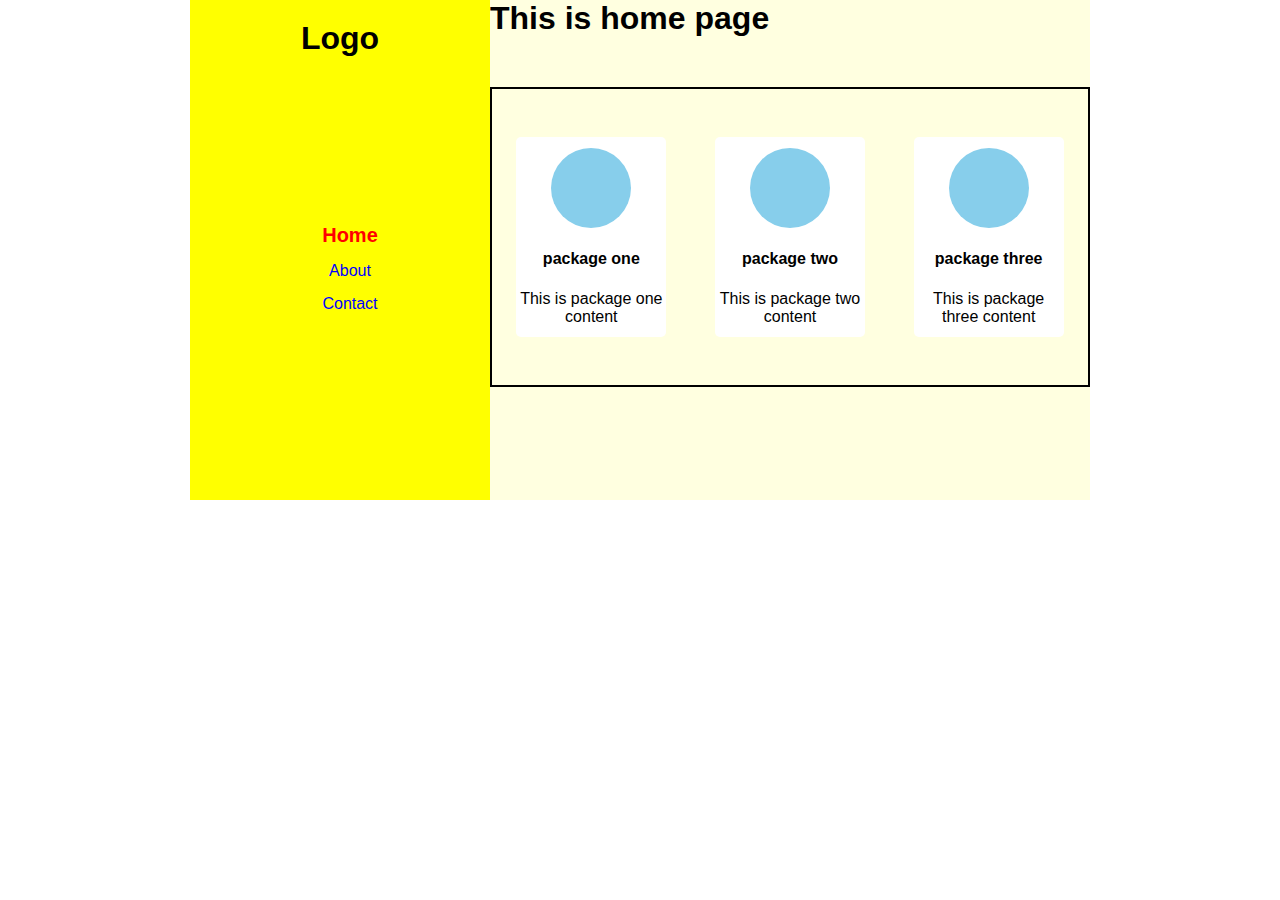
<file: demo.html>
<!DOCTYPE html>
<html>
    <head>
        <title>Display Flex</title>
        <link rel="stylesheet" href="https://pro.fontawesome.com/releases/v5.10.0/css/all.css" integrity="sha384-AYmEC3Yw5cVb3ZcuHtOA93w35dYTsvhLPVnYs9eStHfGJvOvKxVfELGroGkvsg+p" crossorigin="anonymous"/>

        <link href="styledemo.css" rel="stylesheet"/>
    </head>
    <body>
        <div id="container">
            <nav>
                <h1>Logo</h1>
                <ul id="home">
                    <li>
                        <a href="demo.html" class="active">
                            <i class="fa fa-home"></i>Home
                        </a>
                    </li>
                    <li>
                        <a href="about.html">
                            <i class="fa fa-user"></i>About
                        </a>
                    </li>
                    <li>
                        <a href="contact.html">
                            <i class="fa fa-phone-alt"></i>Contact
                        </a>
                    </li>
                </ul>

                <ul id="social">
                    <li><i class="fab fa-facebook"></i></li>
                    <li><i class="fab fa-youtube"></i></li>
                    <li><i class="fab fa-twitter"></i></li>
                </ul>
            </nav>

            <div id="content">
                <h1>This is home page</h1>

                <div id="package-container">
                    <div class="package">
                        <div class="package-img"></div>
                        <h4>package one</h4>
                        <p>This is package one content</p>
                    </div>
                    <div class="package">
                        <div class="package-img"></div>
                        <h4>package two</h4>
                        <p>This is package two content</p>
                    </div>
                    <div class="package">
                        <div class="package-img"></div>
                        <h4>package three</h4>
                        <p>This is package three content</p>
                    </div>
                </div>
            </div>
        </div>

    </body>
</html>
</file>
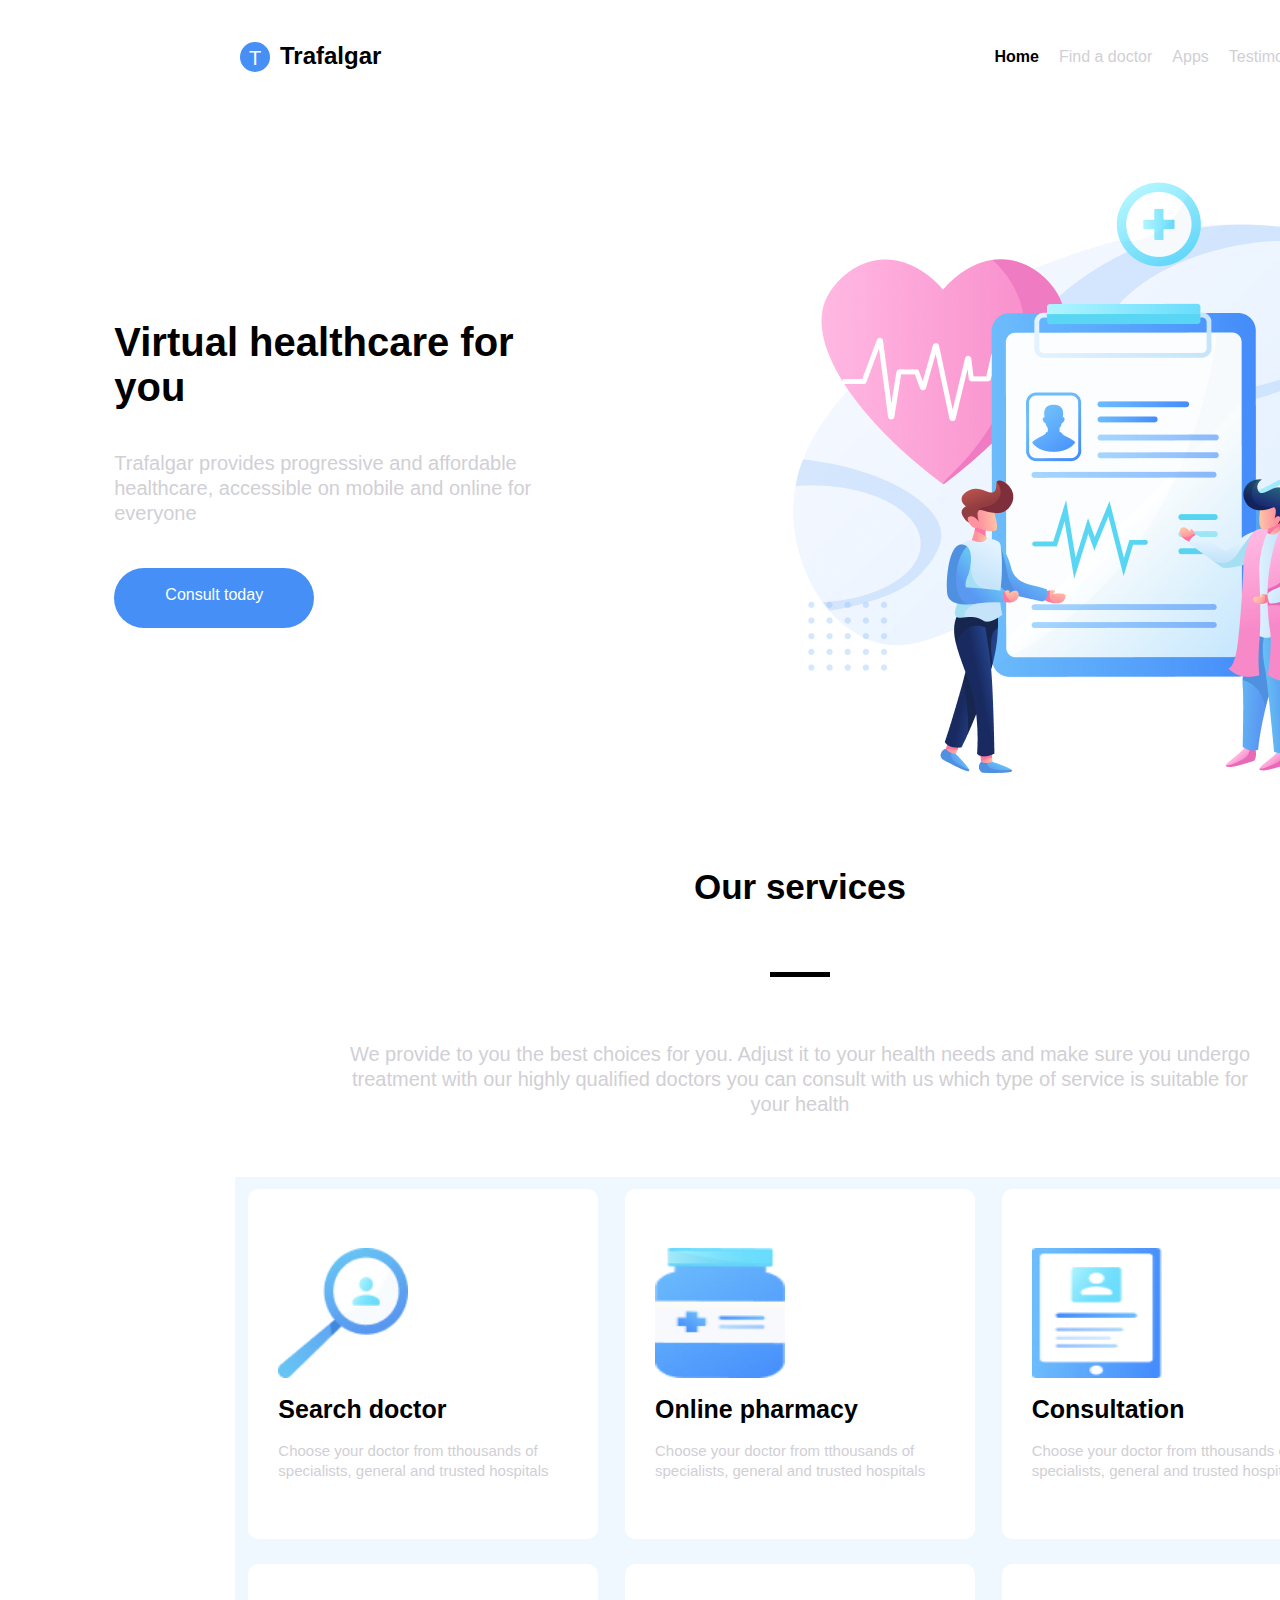
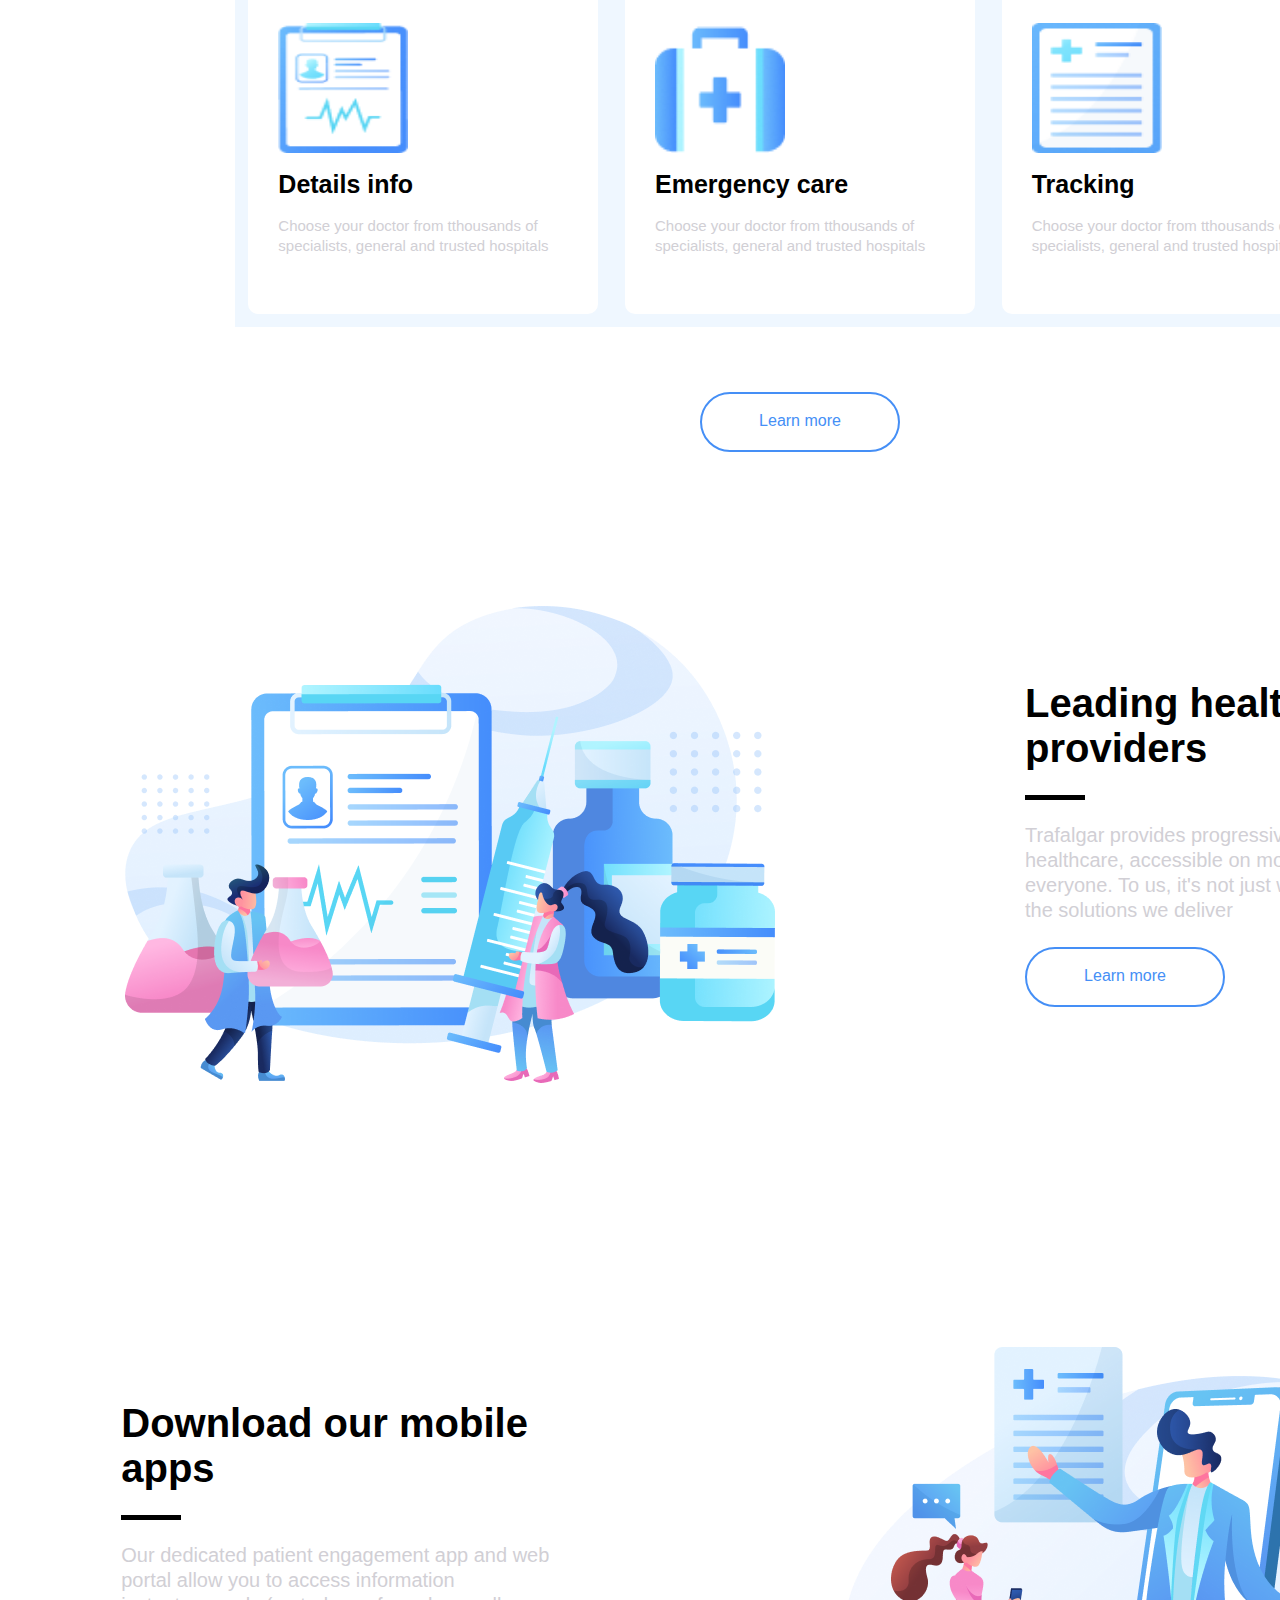
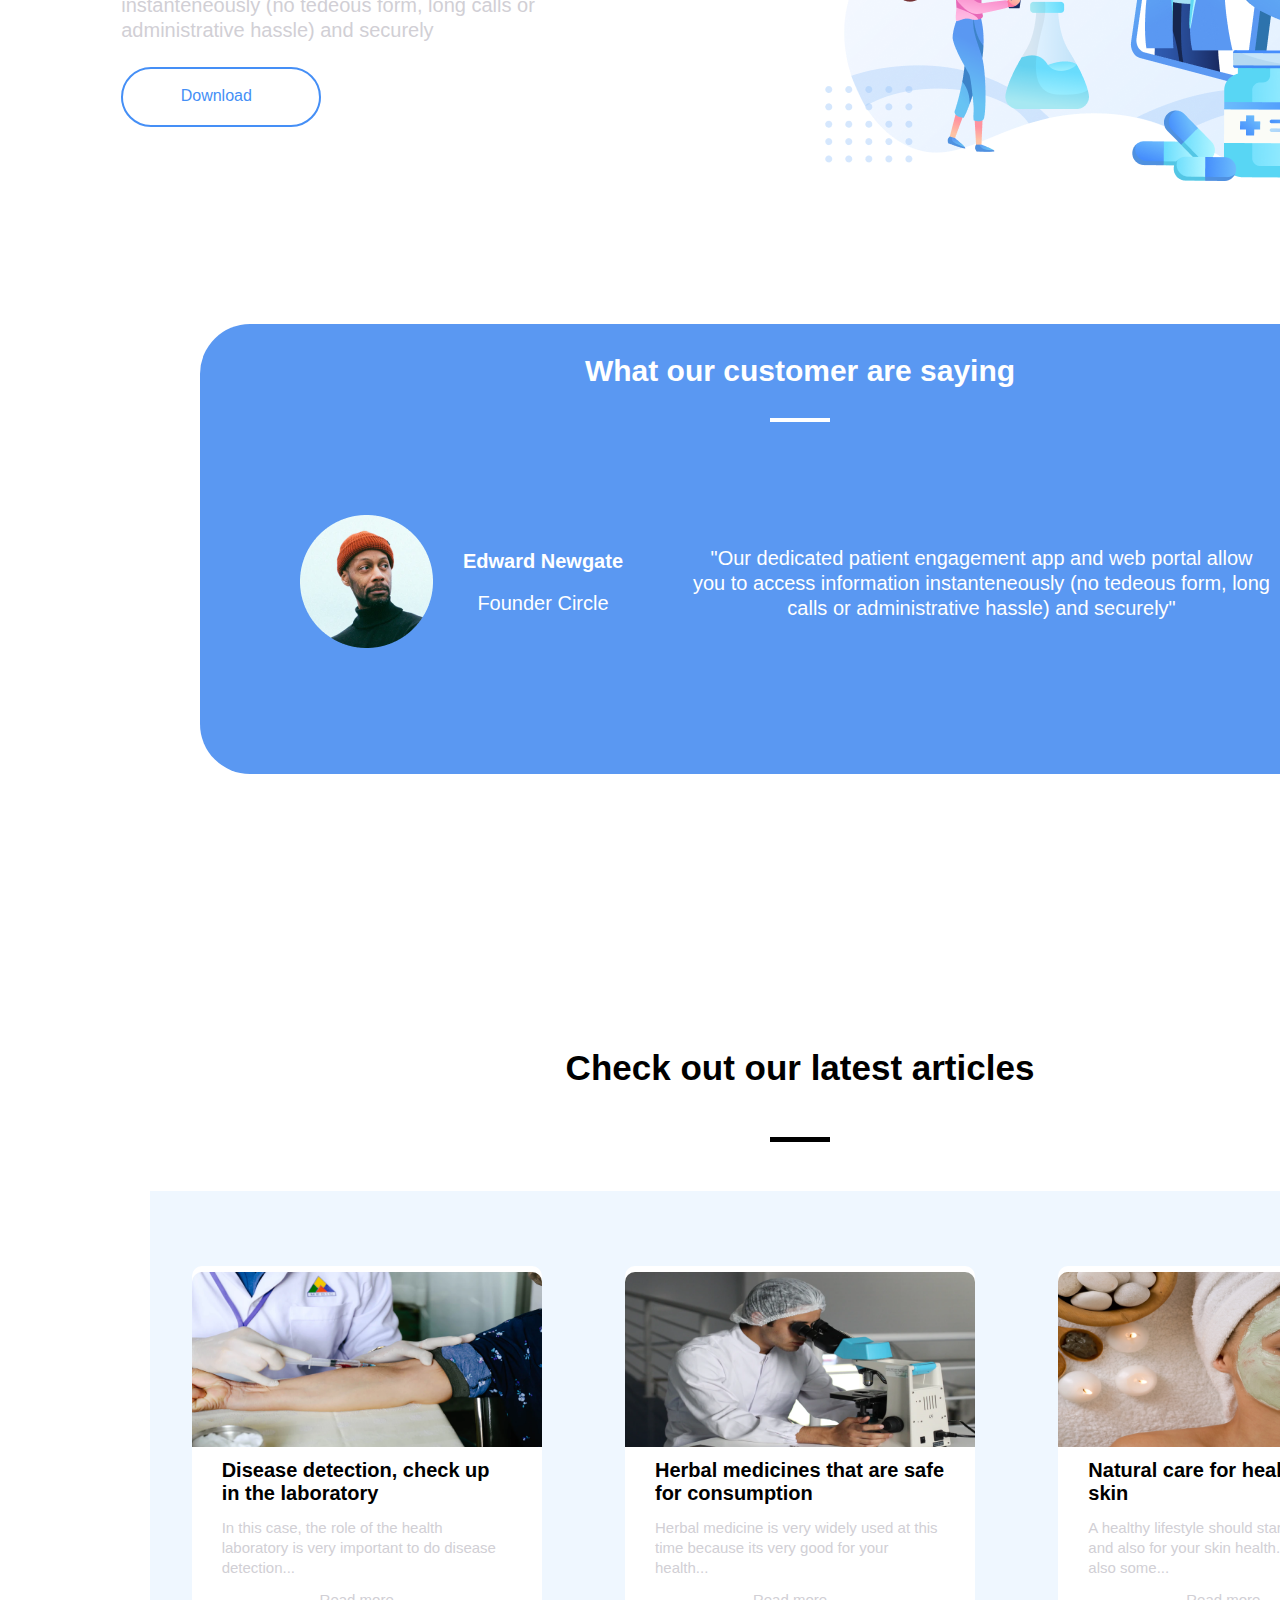
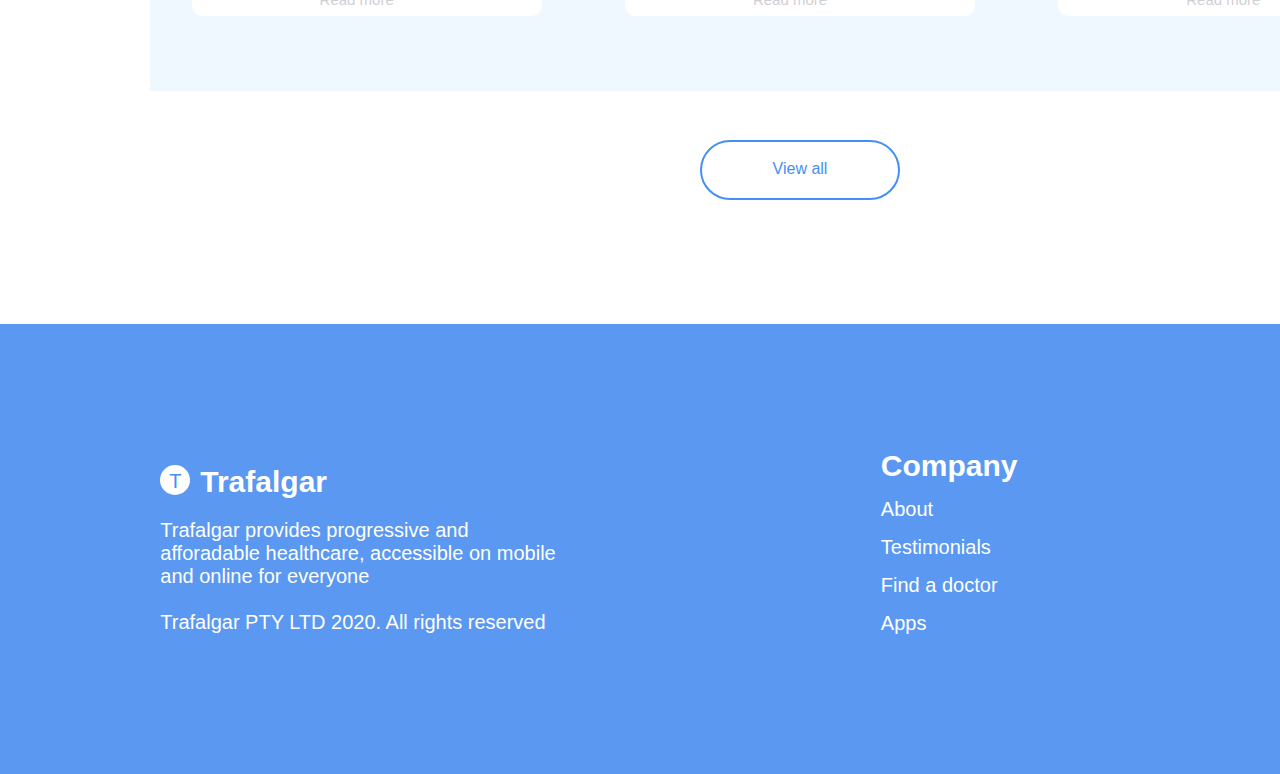
<file: index1.html>
<!DOCTYPE html>
<html>
    <head>
        <title>Healthcare</title>
        <link rel="stylesheet" href="https://pro.fontawesome.com/releases/v5.10.0/css/all.css" integrity="sha384-AYmEC3Yw5cVb3ZcuHtOA93w35dYTsvhLPVnYs9eStHfGJvOvKxVfELGroGkvsg+p" crossorigin="anonymous"/>
        <link href="style1.css" rel="stylesheet">
    </head>
    

    <body>
        <div id="container">
            <nav>
                <div id="logoWord">
                    <div id="logo">T</div>
                    <h2>Trafalgar</h2>
                </div>
                <ul>
                    <li style="color: black;"><b>Home</b></li>
                    <li>Find a doctor</li>
                    <li>Apps</li>
                    <li>Testimonials</li>
                    <li>About us</li>
                </ul>
            </nav>
            <section class="banner">
                <div class="virtual">
                    <h1>Virtual healthcare for you</h1>
                    <p>Trafalgar provides progressive and affordable healthcare, accessible on mobile and online for everyone</p>
                    <div id="consultButton">Consult today</div>
                </div>
                <img src="images/illustration.png"/>
            </section>

            <section class="services">
                <h1>Our services</h1>
                <div id="blackLine"></div>
                <p id="topPara">We provide to you the best choices for you. Adjust it to your health needs and make sure you undergo treatment with our highly qualified doctors you can consult with us which type of service is suitable for your health</p>
                <div class="cards-list">
                    <div class="card">
                        <img src="images/Frame.png" class="serviceimg">
                        <h1>Search doctor</h1>
                        <p>Choose your doctor from tthousands of specialists, general and trusted hospitals</p>
                    </div>
                    <div class="card">
                        <img src="images/Frame(1).png" class="serviceimg">
                        <h1>Online pharmacy</h1>
                        <p>Choose your doctor from tthousands of specialists, general and trusted hospitals</p>
                    </div>
                    <div class="card">
                        <img src="images/Frame(2).png" class="serviceimg">
                        <h1>Consultation</h1>
                        <p>Choose your doctor from tthousands of specialists, general and trusted hospitals</p>
                    </div>
                    <div class="card">
                        <img src="images/Frame(3).png" class="serviceimg">
                        <h1>Details info</h1>
                        <p>Choose your doctor from tthousands of specialists, general and trusted hospitals</p>
                    </div>
                    <div class="card">
                        <img src="images/Frame(4).png" class="serviceimg">
                        <h1>Emergency care</h1>
                        <p>Choose your doctor from tthousands of specialists, general and trusted hospitals</p>
                    </div>
                    <div class="card">
                        <img src="images/Group.png" class="serviceimg">
                        <h1>Tracking</h1>
                        <p>Choose your doctor from tthousands of specialists, general and trusted hospitals</p>
                    </div>
                    
                </div>
                <div class="whiteButton">Learn more</div>
            </section>

            <section class="banner">
                <img src="images/trafalgar-illustration sec02 1.png"/>
                <div class="virtual">
                    <h1>Leading healthcare providers</h1>
                    <div id="blackLine"></div>
                    <p>Trafalgar provides progressive and affordable healthcare, accessible on mobile and online for everyone. To us, it's not just work. We take pride in the solutions we deliver</p>
                    <div class="whiteButton">Learn more</div>
                </div>
                
            </section>

            <section class="banner">
                
                <div class="virtual">
                    <h1>Download our mobile apps</h1>
                    <div id="blackLine"></div>
                    <p>Our dedicated patient engagement app and web portal allow you to access information instanteneously (no tedeous form, long calls or administrative hassle) and securely</p>
                    <div class="whiteButton">Download<i class="fa fa-arrow-down"></i></div>
                </div>

                <img src="images/trafalgar-illustration sec03 1.png"/>
                
            </section>

            <section class="customer">
                
                <div id="blueBox">
                    <h1>What our customer are saying</h1>
                    <div id="whiteLine"></div>
                    <div id="review">
                        <div class="founder-img">
                            <img src="images/Mask Group.png"/>
                        </div>
                        <div id="headerText">
                            <h3>Edward Newgate</h3>
                            <br/>
                            <p>Founder Circle</p>
                        </div>
                        <p>"Our dedicated patient engagement app and web portal allow you to access information instanteneously (no tedeous form, long calls or administrative hassle) and securely"</p>
                    </div>

                </div>

                <div id="icons">
                    <i class="fas fa-arrow-left"></i>
                    <i class="fa fa-circle"></i>
                    <i class="fa fa-circle"></i>
                    <i class="fa fa-circle"></i>
                    <i class="fa fa-circle"></i>
                    <i class="fas fa-arrow-right"></i>
                </div>
                
                
                
            </section>

            <section class="articles">
                <h1>Check out our latest articles</h1>
                <div id="blackLine"></div>

                <div class="articlecards-list">
                    <div class="articlecard">
                        <img src="images/image 2.png" class="articleimg">
                        <h3>Disease detection, check up in the laboratory</h3>
                        <p>In this case, the role of the health laboratory is very important to do disease detection...</p>
                        <div class="read">
                            <p>Read more</p>
                            <i class="fas fa-arrow-right"></i>
                        </div>

                    </div>
                    <div class="articlecard">
                        <img src="images/image 2-1.png" class="articleimg">
                        <h3>Herbal medicines that are safe for consumption</h3>
                        <p>Herbal medicine is very widely used at this time because its very good for your health...</p>
                        <div class="read">
                            <p>Read more</p>
                            <i class="fas fa-arrow-right"></i>
                        </div>

                    </div>
                    <div class="articlecard">
                        <img src="images/image 3.png" class="articleimg">
                        <h3>Natural care for healthy facial skin</h3>
                        <p>A healthy lifestyle should start from now and also for your skin health. There are also some...</p>
                        <div class="read">
                            <p>Read more</p>
                            <i class="fas fa-arrow-right"></i>
                        </div>

                    </div>
                 </div>

                 <div class="whiteButton">View all</div>

            </section>

            <section class="bottomBanner">
                <div class="bottomList">
                    <div id="logobottomWord">
                        <div id="logoBottom">T</div>
                        <h2>Trafalgar</h2>
                        
                    </div>
                    <p>Trafalgar provides progressive and afforadable healthcare, accessible on mobile and online for everyone</p>
                    <br/>
                    <p>Trafalgar PTY LTD 2020. All rights reserved</p>
                </div>

                <div class="bottomList">
                    <h2>Company</h2>
                    <ul>
                        <li>About</li>
                        <li>Testimonials</li>
                        <li>Find a doctor</li>
                        <li>Apps</li>
                    </ul>
                </div>

                <div class="bottomList">
                    <h2>Region</h2>
                    <ul>
                        <li>Indonesia</li>
                        <li>Singapore</li>
                        <li>Hong Kong</li>
                        <li>Canada</li>
                    </ul>
                </div>
            </section>

          
        </div>

    </body>
</html>
</file>
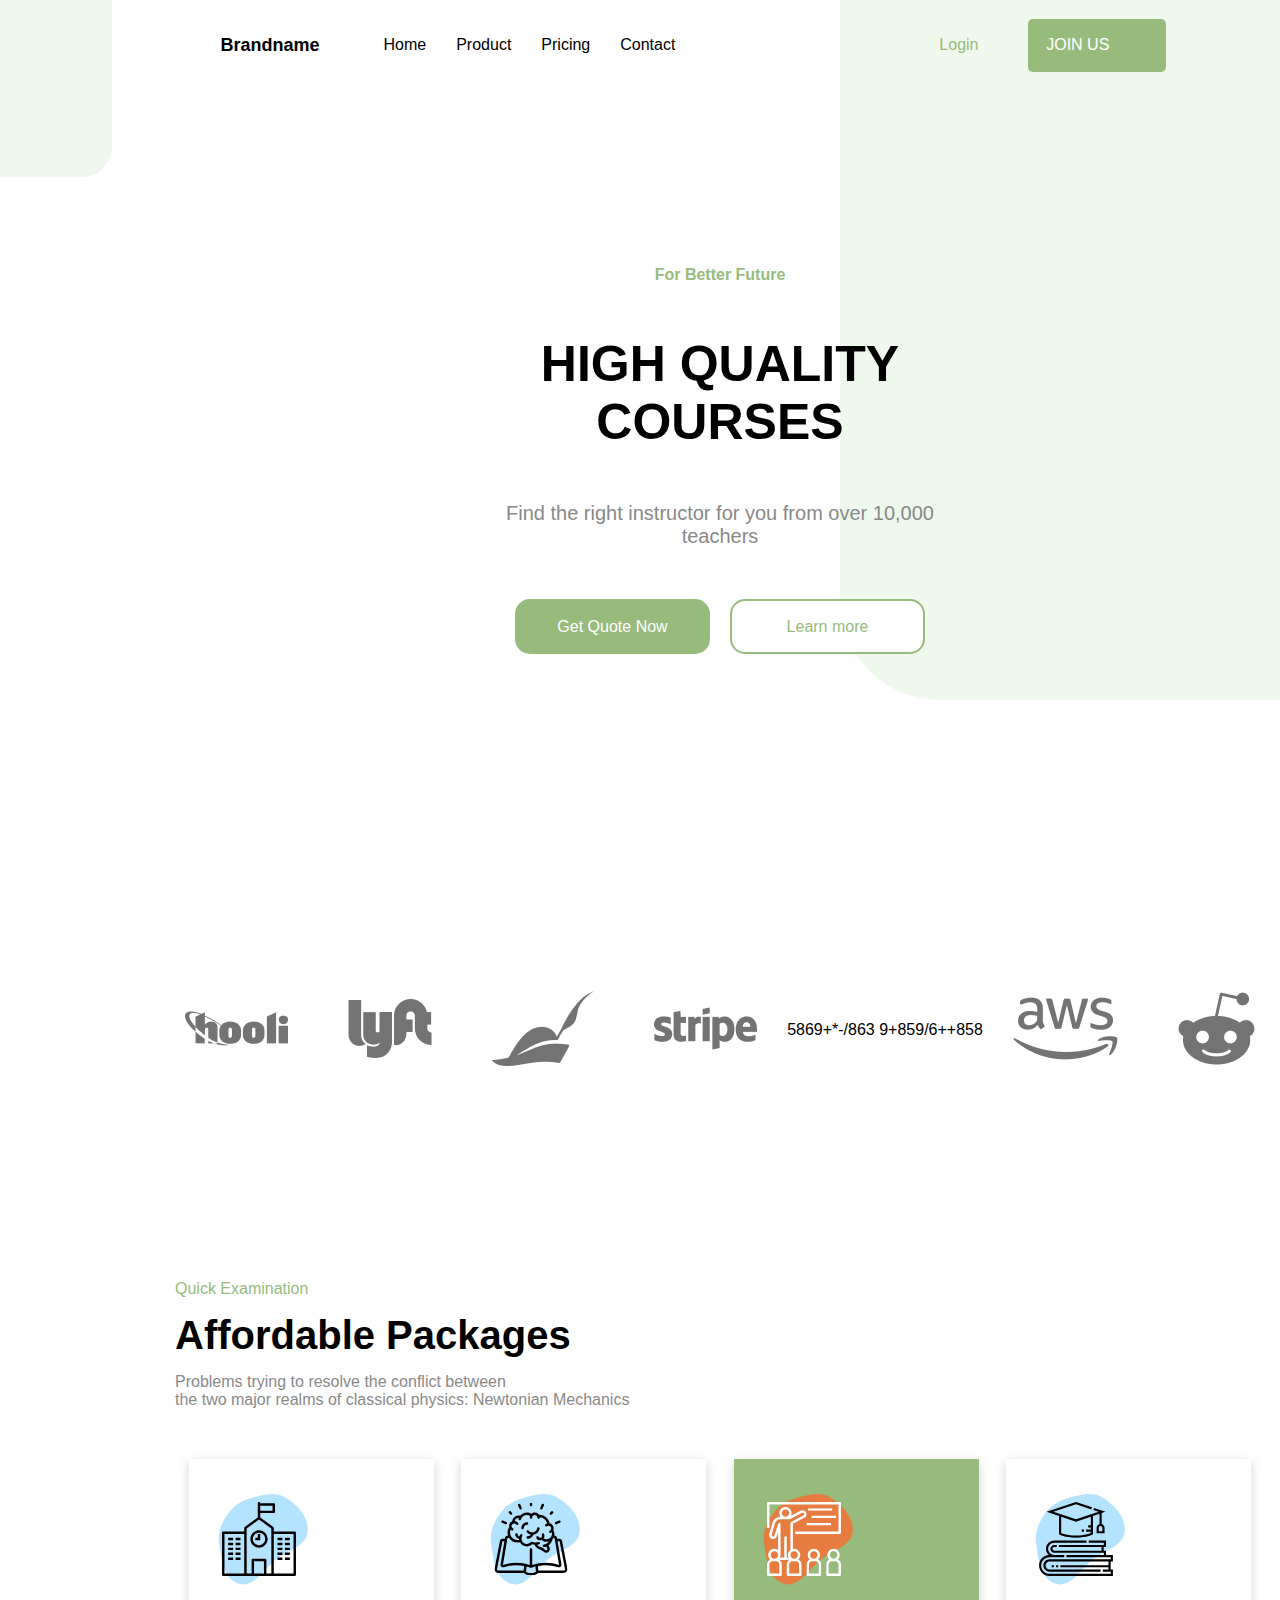
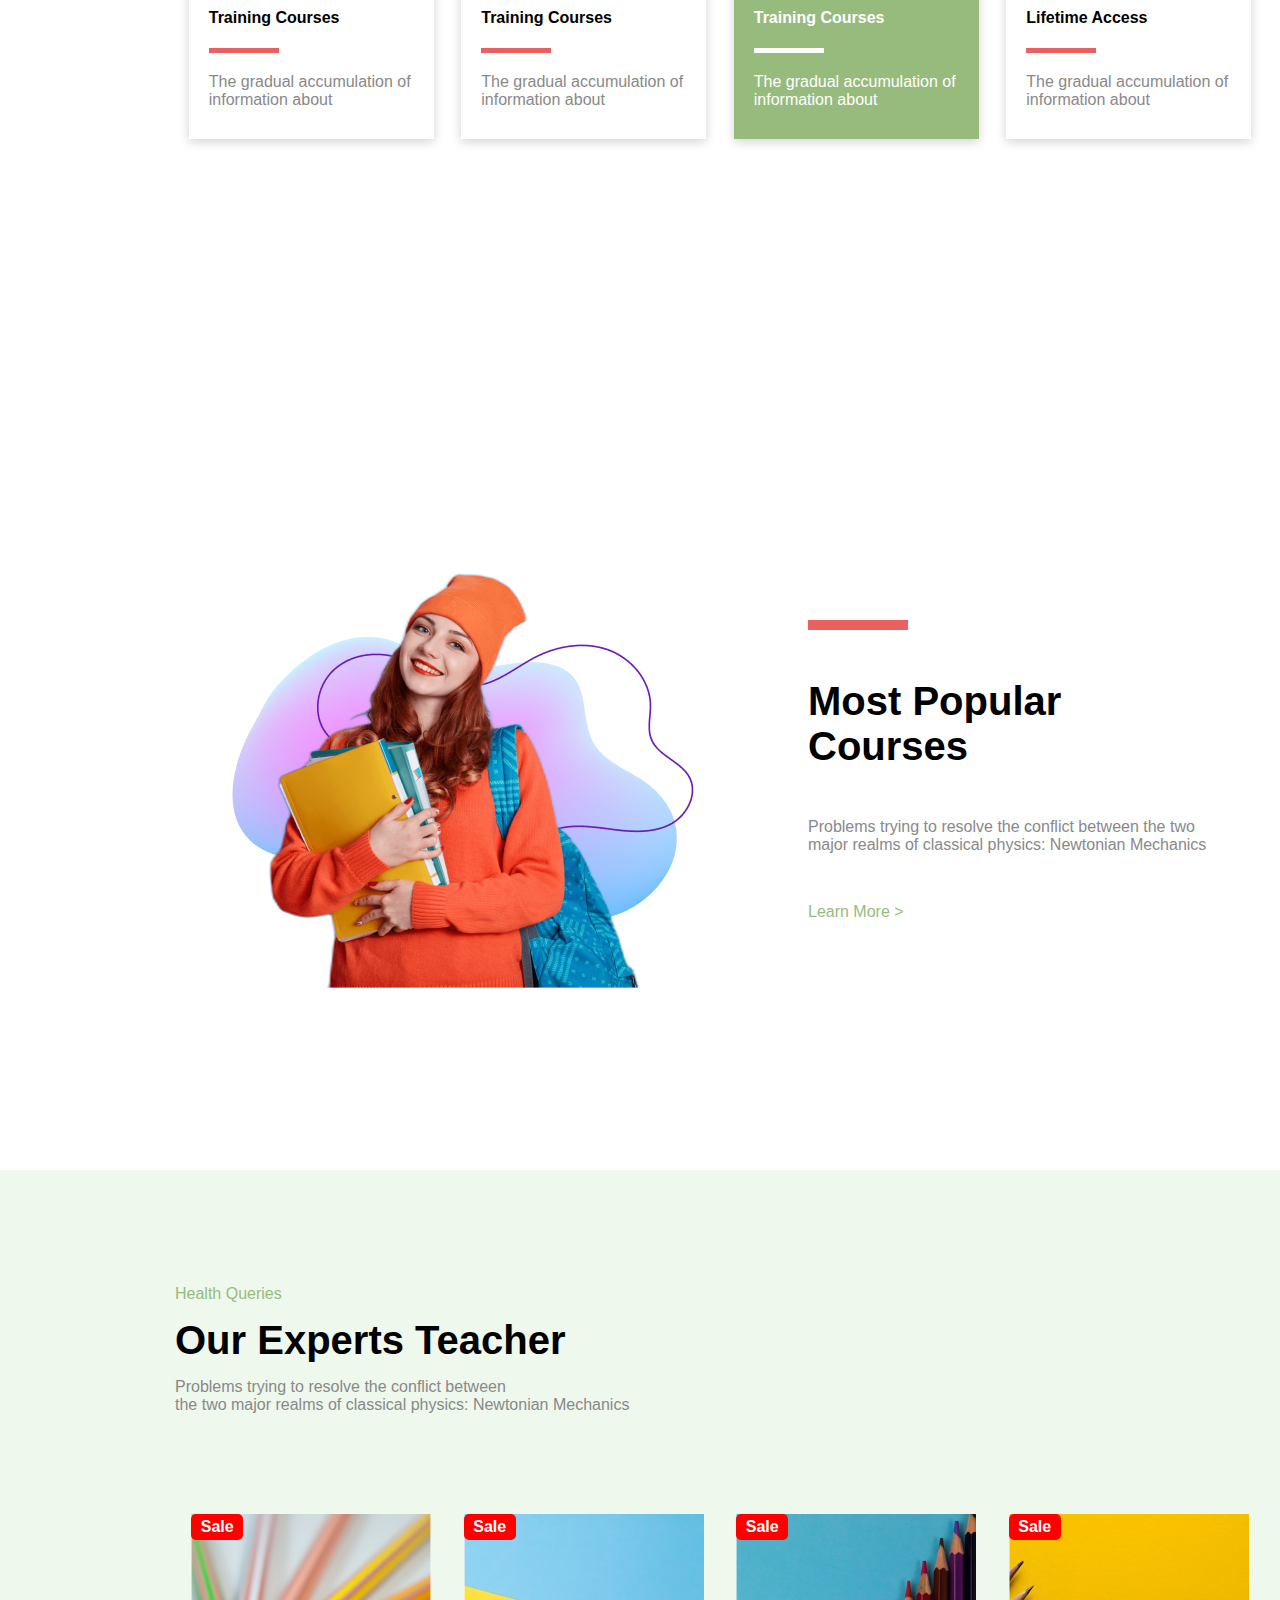
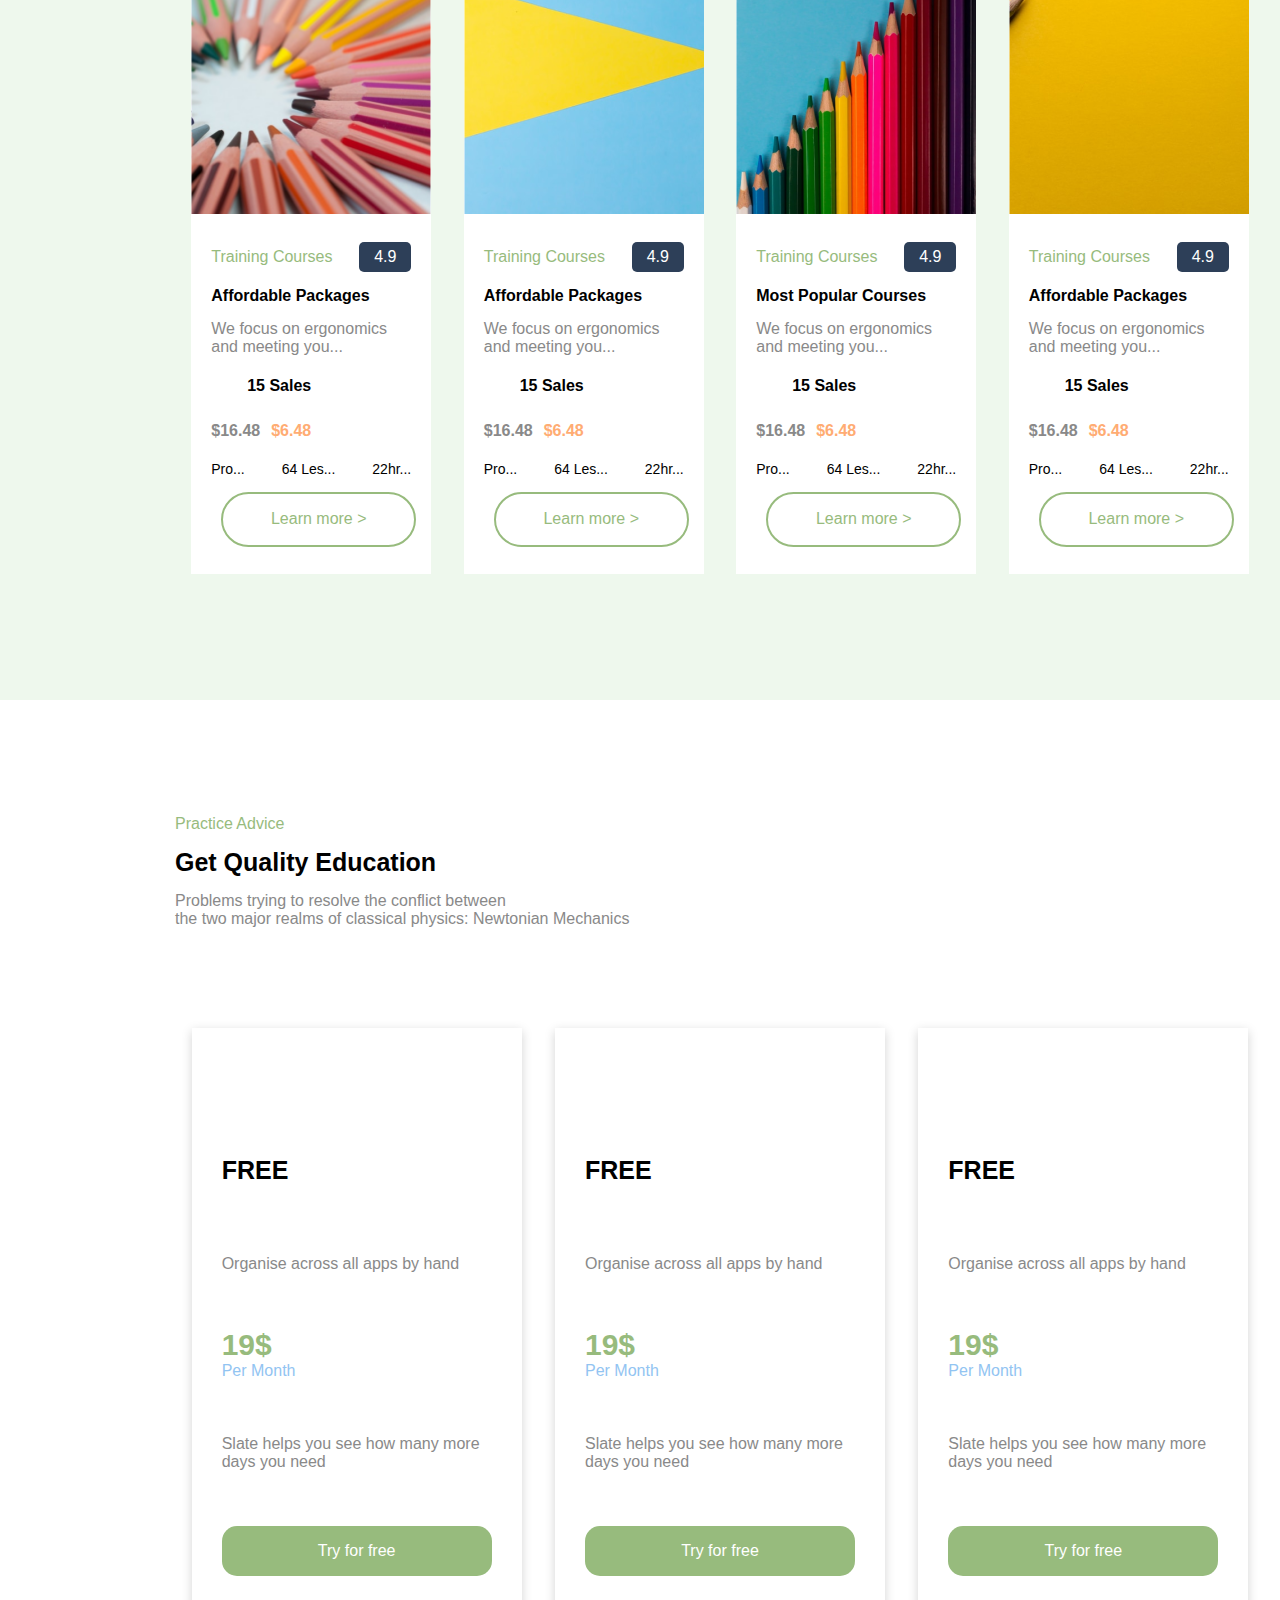
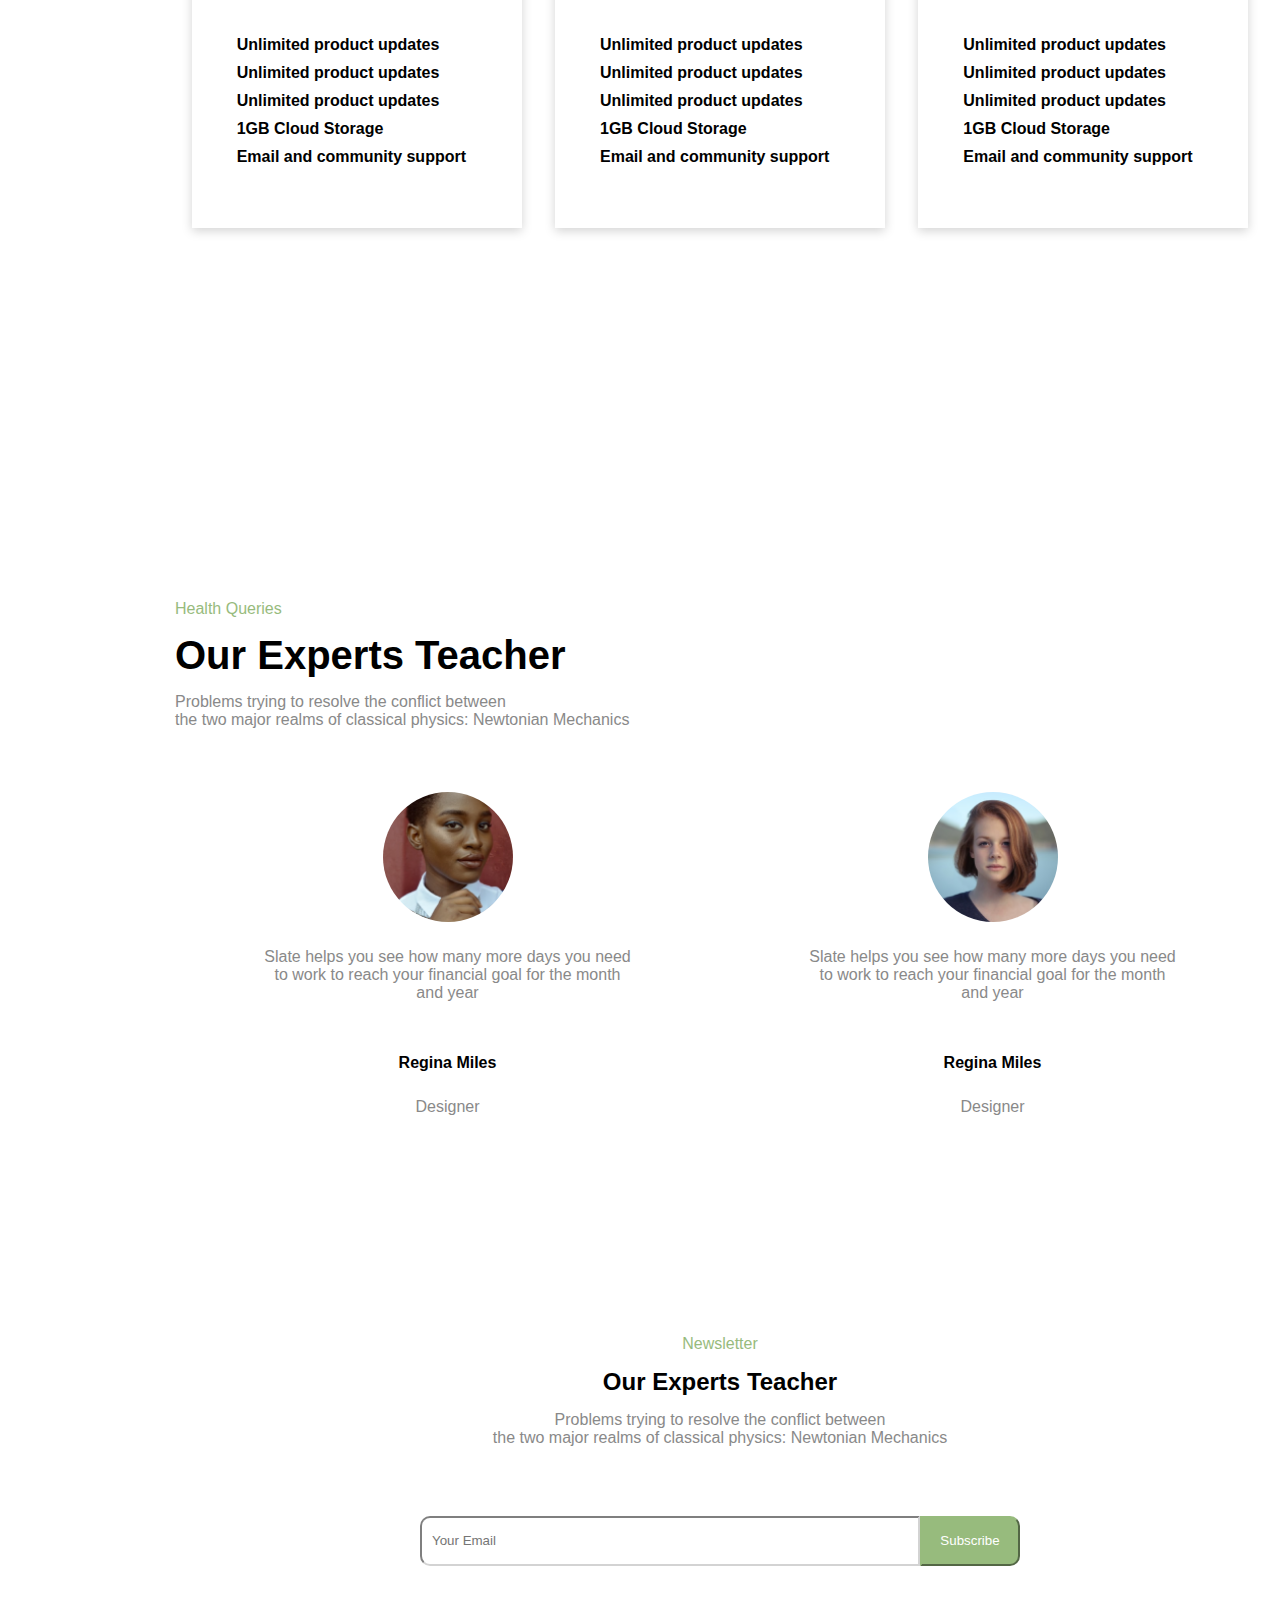
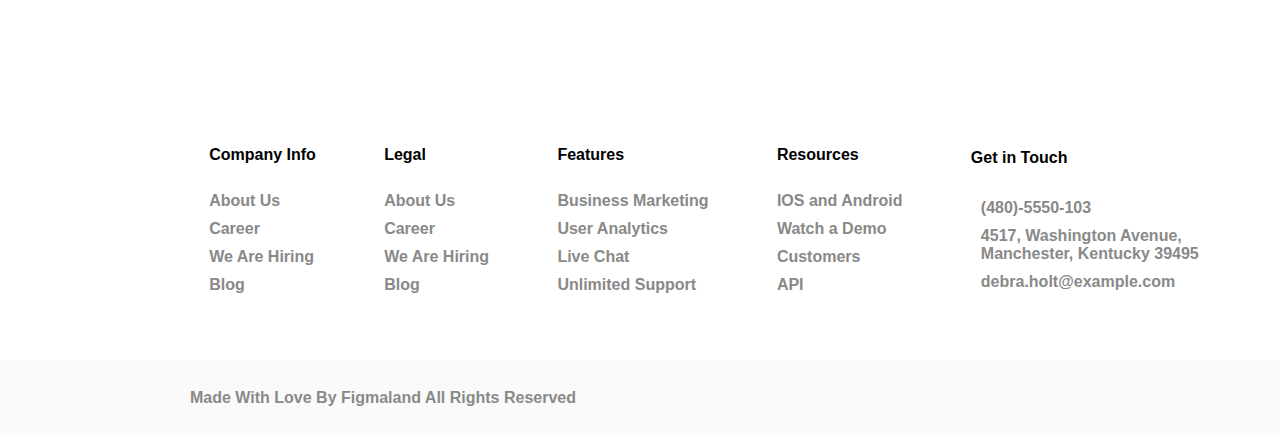
<file: index2.html>
<!DOCTYPE html>
<html>
    <head>
        <title>Education</title>
        <link rel="stylesheet" href="https://pro.fontawesome.com/releases/v5.10.0/css/all.css" integrity="sha384-AYmEC3Yw5cVb3ZcuHtOA93w35dYTsvhLPVnYs9eStHfGJvOvKxVfELGroGkvsg+p" crossorigin="anonymous"/>
        <link href="style2.css" rel="stylesheet">
    </head>
    
    <body>
        <div id="container">
            <div class="greenBox topLeft"></div>
            <div class="greenBox topRight"></div>

            <nav>
                <h3>Brandname</h3>
                <ul>
                    <li>Home</li>
                    <li>Product</li>
                    <li>Pricing</li>
                    <li>Contact</li>
                </ul>

                <p id="login">Login</p>
                <div id="join">
                    <p>JOIN US</p> 
                    <i class="fa fa-arrow-right"></i>
                </div>
            </nav>

            <section class="header">
                <p id="future">For Better Future</p>
                <h1>HIGH QUALITY COURSES</h1>
                <P id="find">Find the right instructor for you from over 10,000 teachers</P>
                <div class="buttons" >
                    <div id="quote">Get Quote Now</div>
                    <div id="learn">Learn more</div>
                </div>
            </section>

            <section class="vectorList">
                <ul>
                    <li><img src="images/Vector.png"/></li>
                    <li><img src="images/Vector-1.png"/></li>
                    <li><img src="images/Vector-2.png"/></li>
                    <li><img src="images/Vector-3.png"/></li>
                    5869+*-/863
                    9+859/6++858<li><img src="images/Vector-4.png"/></li>
                    <li><img src="images/Vector-5.png"/></li>
                </ul>
            </section>

            <section class="packages">
                <div>
                    <p style= "color:#97BB7D">Quick Examination</p>
                    <h2>Affordable Packages</h2>
                    <p style= "color:#898989";>Problems trying to resolve the conflict between</p>
                    <p style= "color:#898989";>the two major realms of classical physics: Newtonian Mechanics</p>
                </div>

                <div class="package-list">
                    <div class="package-card">
                        <img src="images/icon cool-icon-l20.svg"/>
                        <h4>Training Courses</h4>
                        <div id="redLine"></div>
                        <p>The gradual accumulation of information about</p>
                    </div>
                    <div class="package-card">
                        <img src="images/icon cool-icon-l23.svg"/>
                        <h4>Training Courses</h4>
                        <div id="redLine"></div>
                        <p>The gradual accumulation of information about</p>
                    </div>
                    <div class="package-card-green">
                        <img src="images/icon cool-icon-l29.svg"/>
                        <h4>Training Courses</h4>
                        <div id="whiteLine"></div>
                        <p>The gradual accumulation of information about</p>
                    </div>
                    <div class="package-card">
                        <img src="images/icon cool-icon-l26.svg"/>
                        <h4>Lifetime Access</h4>
                        <div id="redLine"></div>
                        <p>The gradual accumulation of information about</p>
                    </div>
                </div>
            </section>

            <section class="popular">
                <img src="images/thumb-concept-6.png"/>
                <div id="popular-word">
                    <div id="redLineLarge"></div>
                    <h2>Most Popular Courses</h2>
                    <p style= "color: #898989;">Problems trying to resolve the conflict between the two major realms of classical physics: Newtonian Mechanics</p>
                    <p style= "color: #97BB7D;">Learn More ></p>
                </div>
            </section>

            <section class="expert">
                <div>
                    <p style= "color:#97BB7D">Health Queries</p>
                    <h2>Our Experts Teacher</h2>
                    <p style= "color:#898989";>Problems trying to resolve the conflict between</p>
                    <p style= "color:#898989";>the two major realms of classical physics: Newtonian Mechanics</p>
                </div>

                <div class="expert-list">
                    <div class="expert-card">
                        <div class="expertTop One">
                            <div class="sale">Sale</div>
                        </div>
                        <div class="expertBottom">
                            <div id="training">
                                <p style="color:#97BB7D">Training Courses</p>
                                <div id="bluestar"><i class="fas fa-star"></i>4.9</div>
                            </div>
                            <h4>Affordable Packages</h4>
                            <p style= "color:#898989";>We focus on ergonomics and meeting you...</p>
                            <div class="download"><i class="fa fa-download"></i>15 Sales</div>
                            <div class="download">
                                <p style= "color:#898989">$16.48</p>
                                <p style= "color:#FFAC73">$6.48</p>
                            </div>

                            <div class="timer">
                                <p><i class="far fa-clock"></i>  Pro...</p>
                                <p><i class="fas fa-book"></i>  64 Les...</p>
                                <p><i class="far fa-clock"></i>  22hr...</p>
                            </div>
                            <div style="border-radius: 30px;" id="learn">Learn more ></div>
                        </div>
                    </div>
                    <div class="expert-card">
                        <div class="expertTop Two">
                            <div class="sale">Sale</div>
                        </div>
                        <div class="expertBottom">
                            <div id="training">
                                <p style="color:#97BB7D">Training Courses</p>
                                <div id="bluestar"><i class="fas fa-star"></i>4.9</div>
                            </div>
                            <h4>Affordable Packages</h4>
                            <p style= "color:#898989";>We focus on ergonomics and meeting you...</p>
                            <div class="download"><i class="fa fa-download"></i>15 Sales</div>
                            <div class="download">
                                <p style= "color:#898989">$16.48</p>
                                <p style= "color:#FFAC73">$6.48</p>
                            </div>

                            <div class="timer">
                                <p><i class="far fa-clock"></i>  Pro...</p>
                                <p><i class="fas fa-book"></i>  64 Les...</p>
                                <p><i class="far fa-clock"></i>  22hr...</p>
                            </div>
                            <div style="border-radius: 30px;" id="learn">Learn more ></div>
                        </div>
                    </div>
                    <div class="expert-card">
                        <div class="expertTop Three">
                            <div class="sale">Sale</div>
                        </div>
                        <div class="expertBottom">
                            <div id="training">
                                <p style="color:#97BB7D">Training Courses</p>
                                <div id="bluestar"><i class="fas fa-star"></i>4.9</div>
                            </div>
                            <h4>Most Popular Courses</h4>
                            <p style= "color:#898989";>We focus on ergonomics and meeting you...</p>
                            <div class="download"><i class="fa fa-download"></i>15 Sales</div>
                            <div class="download">
                                <p style= "color:#898989">$16.48</p>
                                <p style= "color:#FFAC73">$6.48</p>
                            </div>

                            <div class="timer">
                                <p><i class="far fa-clock"></i>  Pro...</p>
                                <p><i class="fas fa-book"></i>  64 Les...</p>
                                <p><i class="far fa-clock"></i>  22hr...</p>
                            </div>
                            <div style="border-radius: 30px;" id="learn">Learn more ></div>
                        </div>
                    </div>
                    <div class="expert-card">
                        <div class="expertTop Four">
                            <div class="sale">Sale</div>
                        </div>
                        <div class="expertBottom">
                            <div id="training">
                                <p style="color:#97BB7D">Training Courses</p>
                                <div id="bluestar"><i class="fas fa-star"></i>4.9</div>
                            </div>
                            <h4>Affordable Packages</h4>
                            <p style= "color:#898989";>We focus on ergonomics and meeting you...</p>
                            <div class="download"><i class="fa fa-download"></i>15 Sales</div>
                            <div class="download">
                                <p style= "color:#898989">$16.48</p>
                                <p style= "color:#FFAC73">$6.48</p>
                            </div>

                            <div class="timer">
                                <p><i class="far fa-clock"></i>  Pro...</p>
                                <p><i class="fas fa-book"></i>  64 Les...</p>
                                <p><i class="far fa-clock"></i>  22hr...</p>
                            </div>
                            <div style="border-radius: 30px;" id="learn">Learn more ></div>
                        </div>
                    </div>
                </div>
            </section>

            <section class="quality">
                <div>
                    <p style= "color:#97BB7D">Practice Advice</p>
                    <h2>Get Quality Education</h2>
                    <p style= "color:#898989";>Problems trying to resolve the conflict between</p>
                    <p style= "color:#898989";>the two major realms of classical physics: Newtonian Mechanics</p>
                </div>

                <div class="quality-card-list">
                    <div class="quality-card">
                        <i class="fab fa-gratipay fa-5x"></i>
                        <h2>FREE</h2>
                        <p style= "color:#898989";>Organise across all apps by hand</p>
                        <div>
                            <p style="font-size: 30px; color:#97BB7D;"><b>19$</b></p>
                            <p style="color: #92C4F2;">Per Month</p>
                        </div>
                        <p style= "color:#898989";>Slate helps you see how many more days you need</p>
                        <div id="tryButton">Try for free</div>
                        <ul>
                            <li><i class="fas fa-check-circle fa-2x"></i>Unlimited product updates</li>
                            <li><i class="fas fa-check-circle fa-2x"></i>Unlimited product updates</li>
                            <li><i class="fas fa-check-circle fa-2x"></i>Unlimited product updates</li>
                            <li><i class="far fa-check-circle fa-2x"></i>1GB Cloud Storage</li>
                            <li><i class="far fa-check-circle fa-2x"></i>Email and community support</li>

                        </ul>

                    </div>
                    <div class="quality-card">
                        <i class="fab fa-gratipay fa-5x"></i>
                        <h2>FREE</h2>
                        <p style= "color:#898989";>Organise across all apps by hand</p>
                        <div>
                            <p style="font-size: 30px; color:#97BB7D;"><b>19$</b></p>
                            <p style="color: #92C4F2;">Per Month</p>
                        </div>
                        <p style= "color:#898989";>Slate helps you see how many more days you need</p>
                        <div id="tryButton">Try for free</div>
                        <ul>
                            <li><i class="fas fa-check-circle fa-2x"></i>Unlimited product updates</li>
                            <li><i class="fas fa-check-circle fa-2x"></i>Unlimited product updates</li>
                            <li><i class="fas fa-check-circle fa-2x"></i>Unlimited product updates</li>
                            <li><i class="far fa-check-circle fa-2x"></i>1GB Cloud Storage</li>
                            <li><i class="far fa-check-circle fa-2x"></i>Email and community support</li>

                        </ul>

                    </div>
                    <div class="quality-card">
                        <i class="fab fa-gratipay fa-5x"></i>
                        <h2>FREE</h2>
                        <p style= "color:#898989";>Organise across all apps by hand</p>
                        <div>
                            <p style="font-size: 30px; color:#97BB7D;"><b>19$</b></p>
                            <p style="color: #92C4F2;">Per Month</p>
                        </div>
                        <p style= "color:#898989";>Slate helps you see how many more days you need</p>
                        <div id="tryButton">Try for free</div>
                        <ul>
                            <li><i class="fas fa-check-circle fa-2x"></i>Unlimited product updates</li>
                            <li><i class="fas fa-check-circle fa-2x"></i>Unlimited product updates</li>
                            <li><i class="fas fa-check-circle fa-2x"></i>Unlimited product updates</li>
                            <li><i class="far fa-check-circle fa-2x"></i>1GB Cloud Storage</li>
                            <li><i class="far fa-check-circle fa-2x"></i>Email and community support</li>

                        </ul>

                    </div>

                </div>

            </section>

            <section class="testimonial">
                <div>
                    <p style= "color:#97BB7D">Health Queries</p>
                    <h2>Our Experts Teacher</h2>
                    <p style= "color:#898989";>Problems trying to resolve the conflict between</p>
                    <p style= "color:#898989";>the two major realms of classical physics: Newtonian Mechanics</p>
                </div>
                <div class="testimonial-list">
                    <div class="testimonial-card">
                        <div id="test1"></div>
                        <p style= "color:#898989">Slate helps you see how many more days you need to work to reach your financial goal for the month and year</p>
                        <div id="goldstars">
                            <i class="fas fa-star"></i>
                            <i class="fas fa-star"></i>
                            <i class="fas fa-star"></i>
                            <i class="fas fa-star"></i>
                            <i class="far fa-star"></i>
                        </div>
                        <h4>Regina Miles</h4>
                        <p style= "color:#898989">Designer</p>
                    </div>

                    <div class="testimonial-card">
                        <div id="test2"></div>
                        <p style= "color:#898989">Slate helps you see how many more days you need to work to reach your financial goal for the month and year</p>
                        <div id="goldstars">
                            <i class="fas fa-star"></i>
                            <i class="fas fa-star"></i>
                            <i class="fas fa-star"></i>
                            <i class="fas fa-star"></i>
                            <i class="far fa-star"></i>
                        </div>
                        <h4>Regina Miles</h4>
                        <p style= "color:#898989">Designer</p>
                    </div>
                    
                </div>

            </section>

            <section class="subscribe">
                <div>
                    <p style= "color:#97BB7D">Newsletter</p>
                    <h2>Our Experts Teacher</h2>
                    <p style= "color:#898989";>Problems trying to resolve the conflict between</p>
                    <p style= "color:#898989";>the two major realms of classical physics: Newtonian Mechanics</p>
                </div>

                <form>
                    <input placeholder="Your Email" type="email"/>
                    <button>Subscribe</button>
                </form>

            </section>

            <section class="bottomList">
                <div class="verticalList">
                    <h4>Company Info</h4>
                    <ul>
                        <li>About Us</li>
                        <li>Career</li>
                        <li>We Are Hiring</li>
                        <li>Blog</li>
                    </ul>
                </div>
                <div class="verticalList">
                    <h4>Legal</h4>
                    <ul>
                        <li>About Us</li>
                        <li>Career</li>
                        <li>We Are Hiring</li>
                        <li>Blog</li>
                    </ul>
                </div>
                <div class="verticalList">
                    <h4>Features</h4>
                    <ul>
                        <li>Business Marketing</li>
                        <li>User Analytics</li>
                        <li>Live Chat</li>
                        <li>Unlimited Support</li>
                    </ul>
                </div>
                <div class="verticalList">
                    <h4>Resources</h4>
                    <ul>
                        <li>IOS and Android</li>
                        <li>Watch a Demo</li>
                        <li>Customers</li>
                        <li>API</li>
                    </ul>
                </div>
                <div class="verticalList">
                    <h4>Get in Touch</h4>
                    <ul>
                        <li><i class="fas fa-phone-alt fa-2x"></i>(480)-5550-103</li>
                        <li><i class="fas fa-map-marker-alt fa-2x"></i>4517, Washington Avenue, Manchester, Kentucky 39495</li>
                        <li><i class="far fa-envelope fa-2x"></i>debra.holt@example.com</li>
                        
                    </ul>
                </div>
            </section>

            <section class="bottomNav">
                <p>Made With Love By Figmaland All Rights Reserved</p>
                <ul>
                    <li><i class="fab fa-facebook fa-2x"></i></li>
                    <li><i class="fab fa-instagram fa-2x"></i></li>
                    <li><i class="fab fa-twitter fa-2x"></i></li>
                </ul>
            </section>

        </div>

    </body>
</html>
</file>
<file: styledemo.css>
* {margin: 0; padding: 0; font-family: sans-serif; box-sizing: border-box;}

#container {
    width: 900px;
    height: 500px;
    margin: 0 auto;
    background-color: blue;
    display: flex;
    flex-direction: row;
    /* justify-content: center;
    align-items: center; */
}

nav {
    width: 300px;
    height: 500px;
    padding: 20px 0;
    background-color: yellow;
    display: flex;
    flex-direction: column;
    justify-content: space-between;
    align-items: center;
}

.fa {
    margin-right: 20px;
}

nav ul {
    list-style-type: none;
    text-align: center;
}

#home li {
    margin: 15px 0;
    /* transition: color 3s, font-size 1s; */
    transition: all 1s;
}

#home li:hover {
    color: blue;
    cursor: pointer;
    font-size: 20px;
}

a {
    text-decoration: none;
    color: blue;
}

.active {
    font-weight: bold;
    font-size: 20px;
    color: red;
}

#social li {
    margin: 0 20px;
}

#social {
    display: flex;
    flex-direction: row;
}

#content {
    width: 600px;
    height: 500px;
    background-color: lightyellow;
}

#package-container {
    width: 600px;
    height: 300px;
    border: 2px solid black;
    margin-top: 50px;
    display: flex;
    flex-direction: row;
    justify-content: space-around;
    align-items: center;
}

.package {
    width: 150px;
    height: 200px;
    background-color: white;
    border-radius: 5px;
    display: flex;
    flex-direction: column;
    justify-content: space-around;
    align-items: center;
    text-align: center;
}

.package-img {
    width: 80px;
    height: 80px;
    border-radius: 50%;
    background-color: skyblue;
}
</file>
<file: style1.css>
* {margin: 0; padding: 0; font-family: sans-serif; box-sizing: border-box;}

#container {
    width: 1600px;
    height: auto;
    margin: 0 auto;
    /* border: 2px solid black; */
}

nav {
    width: 1600 px;
    height: 114px;
    display: flex;
    flex-direction: row;
    justify-content: space-between;
    align-items: center;
    padding-left: 240px;
    padding-right: 190px;
}

nav ul {
    display: flex;
    flex-direction: row;
    justify-content: space-between;
    align-items: center;
    list-style: none;
}

nav ul li {
    margin: 0 10px;
    color: #D1CFD5;
}

#logo {
    width: 30px;
    height: 30px;
    border-radius: 50% ;
    color: white;
    background-color: #458FF6;
    text-align: center;
    font-size: 20px;
    margin-right: 10px;
    padding: 5px;
}

#logoWord {
    display: flex;
    flex-direction: row;

}

.banner {
    width: 1600px;
    height: 720px;
    display: flex;
    flex-direction: row;
    justify-content: space-around;
    align-items: center;
}

.virtual {
    width: 450px;
    height: 350px;
    display: flex;
    flex-direction: column;
    justify-content: space-around;
    align-items: left;
}
.virtual h1 {
    font-size: 40px;
}

.virtual p {
    line-height: 25px;
    font-size: 20px;
    color:#D1CFD5;
}

#consultButton {
    width: 200px;
    height: 60px;
    background-color: #458FF6;
    color: white;
    border-radius: 30px;
    text-align: center;
    padding: 18px;
}

.services {
    width: 1600px;
    height: 1250px;
    display: flex;
    flex-direction: column;
    justify-content: space-around;
    align-items: center;
}

.services h1 {
    font-size: 35px;
}

#blackLine {
    width: 60px;
    height: 5px;
    background-color: black;
}

#topPara {
    width: 940px;
    height: 70px;
    line-height: 25px;
    color:#D1CFD5;
    font-size: 20px;
    text-align: center;
}

.cards-list {
    width: 1130px;
    height: 750px;
    background-color: #EEF6FE;
    display: flex;
    flex-direction: row;
    flex-wrap: wrap;
    justify-content: space-around;
    align-items: center;
    background-color: #EFF7FF;
}

.card h1 {
    font-size: 25px;
}

.card p {
    font-size: 15px;
    line-height: 20px;
    color: #D1CFD5;
}

.serviceimg {
    width: 130px;
    height: 130px;
}

.card {
    width: 350px;
    height: 350px;
    display: flex;
    flex-direction: column;
    justify-content: space-around;
    align-items: left;
    padding: 50px 30px;
    border-radius: 10px;
    background-color: white;
}

.whiteButton {
    width: 200px;
    height: 60px;
    background-color: white;
    border: 2px solid #458FF6;
    color: #458FF6;
    border-radius: 30px;
    text-align: center;
    padding: 18px;
}

.fa {
    margin-left: 10px;
    color: #458FF6;
}

.customer {
    width: 1600px;
    height: 700px;
    /* display: flex;
    flex-direction: column;
    justify-content: space-around; */
    align-items: center;
    text-align: center;
    padding: 0 200px;
}

#blueBox {
    width: 1200px;
    height: 450px;
    background-color: #5A98F2;
    color: white;
    text-align: center;
    display: flex;
    flex-direction: column;
    justify-content: space-around;
    align-items: center;
    border-radius: 50px;
    padding: 30px 0;
    margin-bottom: 50px;
}

#blueBox h1 {
    font-size: 30px;
}

#whiteLine {
    margin-top: 30px;
    width: 60px;
    height: 5px;
    background-color: white;
}

#review {
    width: 1000px;
    height: 400px;
    display: flex;
    flex-direction: row;
    justify-content: space-around;
    align-items: center;
}

#headerText {
    margin-left: 10px;
    margin-right: 20px;
}

#headerText h3 {
    width: 200px;
    height: auto;
    font-size: 20px;
}

#review p {
    padding: 0 30px;
    font-size: 20px;
    line-height: 25px;
}

.fa-arrow-left, .fa-arrow-right {
    margin: 0 10px;
    color: #5A98F2;
}

.articleimg {
    width: 100%;
    height: 50%;
    border-radius: 10px 10px 0 0;
}

.articlecard {
    width: 350px;
    height: 350px;
    display: flex;
    flex-direction: column;
    justify-content: space-around;
    align-items: center;
    /* padding: 50px 30px; */
    border-radius: 10px;
    background-color: white;
}

.articlecard h3 {
    font-size: 20px;
    padding: 0 30px;
}

.articlecard p {
    font-size: 15px;
    line-height: 20px;
    color: #D1CFD5;
    padding: 0 30px;
}

.read {
    display: flex;
    flex-direction: row;
    color: #5A98F2;
}

.articlecards-list {
    width: 1300px;
    height: 500px;
    background-color: #EEF6FE;
    display: flex;
    flex-direction: row;
    flex-wrap: wrap;
    justify-content: space-around;
    align-items: center;
    background-color: #EFF7FF;
}

.articles {
    width: 1600px;
    height: 900px;
    display: flex;
    flex-direction: column;
    justify-content: space-around;
    align-items: center;
    padding-bottom: 100px;
}

.articles h1 {
    font-size: 35px;
}

.bottomBanner {
    width: 100%;
    height: 450px;
    background-color: #5A98F2;
    display: flex;
    flex-direction: row;
    justify-content: space-around;
    align-items: center;
}

.bottomList {
    display: flex;
    flex-direction: column;
    justify-content: space-around;
    align-items: left;
    color: white;
    font-size: 20px;
    max-width: 400px;
}

#logoBottom {
    width: 30px;
    height: 30px;
    border-radius: 50% ;
    color: #458FF6;
    background-color: white;
    text-align: center;
    font-size: 20px;
    margin-right: 10px;
    padding: 5px;
}

#logobottomWord {
    display: flex;
    flex-direction: row;
    margin-bottom: 20px;
    
}

.bottomList ul {
    list-style: none;
}

.bottomList ul li {
    margin: 15px 0;
}
</file>
<file: style2.css>
* {margin: 0; padding: 0; font-family: sans-serif; box-sizing: border-box;}

#container {
    width: 1440px;
    height: auto;
    margin: 0 auto;
    /* border: 2px solid black; */
    position: relative;
    
}

.greenBox {
    background-color: #EEF8ED;
    z-index: 0;
    position: absolute;
}

.topLeft {
    width: 112px;
    height: 177px;
    border-radius: 0 0 30px 0;
    top: 0;
    left: 0;
}

.topRight {
    width: 600px;
    height: 700px;
    border-radius: 0 0 0 100px;
    top: 0;
    right: 0;
}

nav {
    width: 100%;
    height: 90px;
    padding-left: 196px;
    padding-right: 250px;
    
}

nav, nav ul {
    display: flex;
    flex-direction: row;
    justify-content: space-around;
    align-items: center;
    list-style-type: none;
}

nav h3, nav ul, nav p, #join {
    z-index: 1;
}

nav h3 {
    font-size: 18px;
}


#login {
    color: #97BB7D;
    margin-right: 0px;
    margin-left: 200px;
}

nav ul li {
    margin: 0 15px;
}

#join {
    width: 138px;
    height: 53px;
    background-color: #97BB7D;
    color: white;
    border-radius: 5px;
    text-align: center;
    display: flex;
    align-items: center;
    justify-content: space-around;
    
}

.header {
    width: 100%;
    height: 740px;
    display: flex;
    flex-direction: column;
    justify-content: space-around;
    align-items: center;
    text-align: center;
    padding: 150px 500px;
    z-index: 1;
}

.header, .header h1, #quote, #learn {
    z-index: 1;
}

#future {
    color: #97BB7D;
    z-index: 1;
    font-weight: bold;
}

#find {
    color: #898989;
    z-index: 1;
    font-size: 20px;
} 

.header h1 {
    font-size: 50px;
}

.buttons {
    display: flex;
    flex-direction: row;

}

#quote {
    display: flex;
    width: 195px;
    height: 55px;
    background-color: #97BB7D;
    color: white;
    border-radius: 15px;
    align-items: center;
    justify-content: center;
    margin-right: 10px;
}

#learn {
    display: flex;
    width: 195px;
    height: 55px;
    background-color: white;
    color: #97BB7D;
    border: 2px solid #97BB7D;
    border-radius: 15px;
    align-items: center;
    justify-content: center;
    margin-left: 10px;
}

.vectorList {
    width: 100%;
    height: 400px;
    padding: 0 100px;
    display: flex;
    justify-content: center;
    align-items: center;
}

.vectorList ul {
    display: flex;
    flex-direction: row;
    justify-content: space-around;
    align-items: center;
    list-style-type: none;
}

.vectorList ul li {
    margin: 0 30px;
}

.packages {
    width: 100%;
    height: 790px;
    padding: 50px 175px;
    
}

.packages h2 {
    margin: 15px 0;
    font-size: 40px;
}

.package-list {
    display: flex;
    flex-direction: row;
    justify-content: space-around;
    align-items: center;

}

.package-card {
    margin-top: 50px;
    width: 245px;
    height: 280px;
    box-shadow: 0 3px 10px lightgray;
    display: flex;
    flex-direction: column;
    justify-content: space-around;
    align-items: left;
    padding: 20px;
}

.package-card img {
    width: 100px;
    height: 100px;
}

.package-card p {
    color: #898989;
}

#redLine {
    width: 70px;
    height: 5px;
    background-color: #EA6060;
}

.package-card-green {
    margin-top: 50px;
    width: 245px;
    height: 280px;
    box-shadow: 0 3px 10px lightgray;
    display: flex;
    flex-direction: column;
    justify-content: space-around;
    align-items: left;
    padding: 20px;
    background-color: #97BB7D;
    color: white;
}

.package-card-green img {
    width: 100px;
    height: 100px;
}

#whiteLine {
    width: 70px;
    height: 5px;
    background-color: white;
}

.popular {
    width: 100%;
    height: 750px;
    padding: 50px  175px 100px 175px;
    display: flex;
    flex-direction: row;
    justify-content: space-around;
    align-items: center;
}

#popular-word {
    display: flex;
    flex-direction: column;
    justify-content: space-around;
    align-items: left;
    width: 400px;
    height: 350px;
}

#redLineLarge {
    width: 100px;
    height: 10px;
    background-color: #EA6060;
}

#popular-word h2 {
    font-size: 40px;
}

.expert {
    width: 100%;
    height: 1130px;
    padding: 115px 175px;
    background-color: #EEF8ED;
}

.expert-list {
    margin: 100px 0;
    width: 100%;
    height: 660px;
    display: flex;
    flex-direction: row;
    justify-content: space-around;
    align-items: center;
}

.expert h2 {
    font-size: 40px;
    margin: 15px 0;
}

.expert-card {
    width: 240px;
    height: 660px;
    display: flex;
    flex-direction: column;
    justify-content: space-between;
    align-items: left;
    background-color: white;
}

.expertTop  {
    width: 100%;
    height: 300px;
    background-repeat: no-repeat;
    background-size: cover;
    /* padding: 20px; */
}

.One {
    background-image: url( images/product-cover-133\ sec-.png);
}
.Two {
    background-image: url( images/product-cover-131.png);
}
.Three {
    background-image: url( images/product-cover-130\ sec-.png);
}

.Four {
    background-image: url( images/product-cover-132\ sec-.png);
}


.sale {
    background-color: red;
    color: white;
    width: 52px;
    height: 26px;
    font-weight: bold;
    display: flex;
    justify-content: center;
    align-items: center;
    border-radius: 5px;
}

.expertBottom {
    width: 100%;
    height: 360px;
    padding: 20px;
    display: flex;
    flex-direction: column;
    justify-content: space-around;
    align-items: left;
}

#training {
    display: flex;
    flex-direction: row;
    justify-content: space-between;
    align-items: center;
    width: 100%;
    height: 30px;
}

#bluestar {
    width: 52px;
    height: 100%;
    background-color: #2D3F58;
    color: white;
    display: flex;
    justify-content: center;
    align-items: center;
    border-radius: 5px;
}

.fa-star {
    color: gold;
}

.download {
    width: 50%;
    height: 30px;
    display: flex;
    flex-direction: row;
    justify-content: space-between;
    align-items: center;
    font-weight: bold;
}

.fa-clock {
    color: #97BB7D;
}

.fa-book {
    color: #FFAC73;
}

.timer{
    display: flex;
    flex-direction: row;
    font-size: 14px;
    align-items: center;
    justify-content: space-between;
}

.quality {
    width: 100%;
    height: 1400px;
    padding: 115px 175px;

}

.quality-card-list {
    width: 100%;
    height: 1000px;
    padding: 100px 0;
    display: flex;
    flex-direction: row;
    justify-content: space-around;
    align-items: center;
}

.quality-card {
    height: 100%;
    width: 330px;
    box-shadow: 0 3px 10px lightgray;
    display: flex;
    flex-direction: column;
    justify-content: space-around;
    align-items: left;
    padding: 30px;
}

.quality h2 {
    margin: 15px 0;
    font-size: 25px;
}

.fa-gratipay {
    color: #97BB7D;
}

#tryButton {
    display: flex;
    width: 100%;
    height: 50px;
    background-color: #97BB7D;
    color: white;
    border-radius: 15px;
    align-items: center;
    justify-content: center;
    margin-right: 10px;
}

.quality-card ul {
    display: flex;
    flex-direction: column;
    justify-content: space-around;
    align-items: left;
    list-style-type: none;
    font-weight: bold;
}

.quality-card ul li {
    display: flex;
    flex-direction: row;
    justify-content: left;
    align-items: middle;
    margin: 5px 0;
}

.fa-check-circle {
    color: #97BB7D;
    margin-right: 15px;
}

.testimonial {
    width: 100%;
    height: 700px;
    padding: 100px 175px;
}

.testimonial h2 {
    font-size: 40px;
    margin: 15px 0;
}

.testimonial-list {
    width: 100%;
    height: 350px;
    display: flex;
    justify-content: space-around;
    align-items: center;
    flex-direction: row;
    margin: 50px 0;
}

.testimonial-card {
    width: 370px;
    height: 100%;
    text-align: center;
    display:flex;
    flex-direction: column;
    justify-content: space-around;
    align-items: center;
}

#test1 {
    width: 130px;
    height: 130px;
    background-image: url(images/testimonial-user-cover-1.png);
    background-size: cover;
    border-radius: 50%;
}

#goldstars {
    display: flex;
    flex-direction: row;
    justify-content: space-around;
    align-items: center;
}

#test2 {
    width: 130px;
    height: 130px;
    background-image: url(images/testimonial-user-cover-2.png);
    background-size: cover;
    border-radius: 50%;
}

.subscribe {
    width: 100%;
    height: 500px;
    text-align: center;
    padding: 100px 175px;
    display: flex;
    flex-direction: column;
    justify-content: space-around;
    align-items: center;
}

.subscribe h2 {
    margin: 15px 0;
}

.subscribe button {
    width: 100px;
    height: 50px;
    background-color: #97BB7D;
    color: white;
    display: flex;
    justify-content: center;
    align-items: center;
    border-color: #97BB7D;
    border-radius: 0 10px 10px 0;
}

.subscribe form {
    display: flex;
    flex-direction: row;
}

.subscribe input {
    width: 500px;
    height: 50px;
    border-color: lightgray ;
    border-radius: 10px 0 0 10px;
    padding-left: 10px;
}

.bottomList {
    width: 100%;
    height: 260px;
    padding: 100px 175px;
    display: flex;
    flex-direction: row;
    justify-content: space-around;
    align-items: center;
}

.verticalList {
    max-width: 260px;
    height: 175px;
    display: flex;
    flex-direction: column;
    justify-content: space-around;
    align-items: left;
}

.verticalList ul, .verticalList ul li {
    list-style-type: none;
    margin: 10px 0;
    font-weight: bold;
    color: #898989;
}

.fa-phone-alt, .fa-map-marker-alt, .fa-envelope {
    margin-right: 10px;
    color: #97BB7D;
}

.verticalList ul li {
    display: flex;
    flex-direction: row;
    align-items: center;
}

.bottomNav {
    width: 100%;
    height: 75px;
    background-color: #FAFAFA;
    padding: 10px 190px;
    display: flex;
    flex-direction: row;
    justify-content: space-between;
    align-items: center;
}

.bottomNav p {
    font-weight: bold;
    color: #898989;
}

.bottomNav ul, .bottomNav ul li {
    display: flex;
    flex-direction: row;
    justify-content: space-around;
    align-items: center;
    margin: 0 20px;
    color: #97BB7D;
}
</file>
